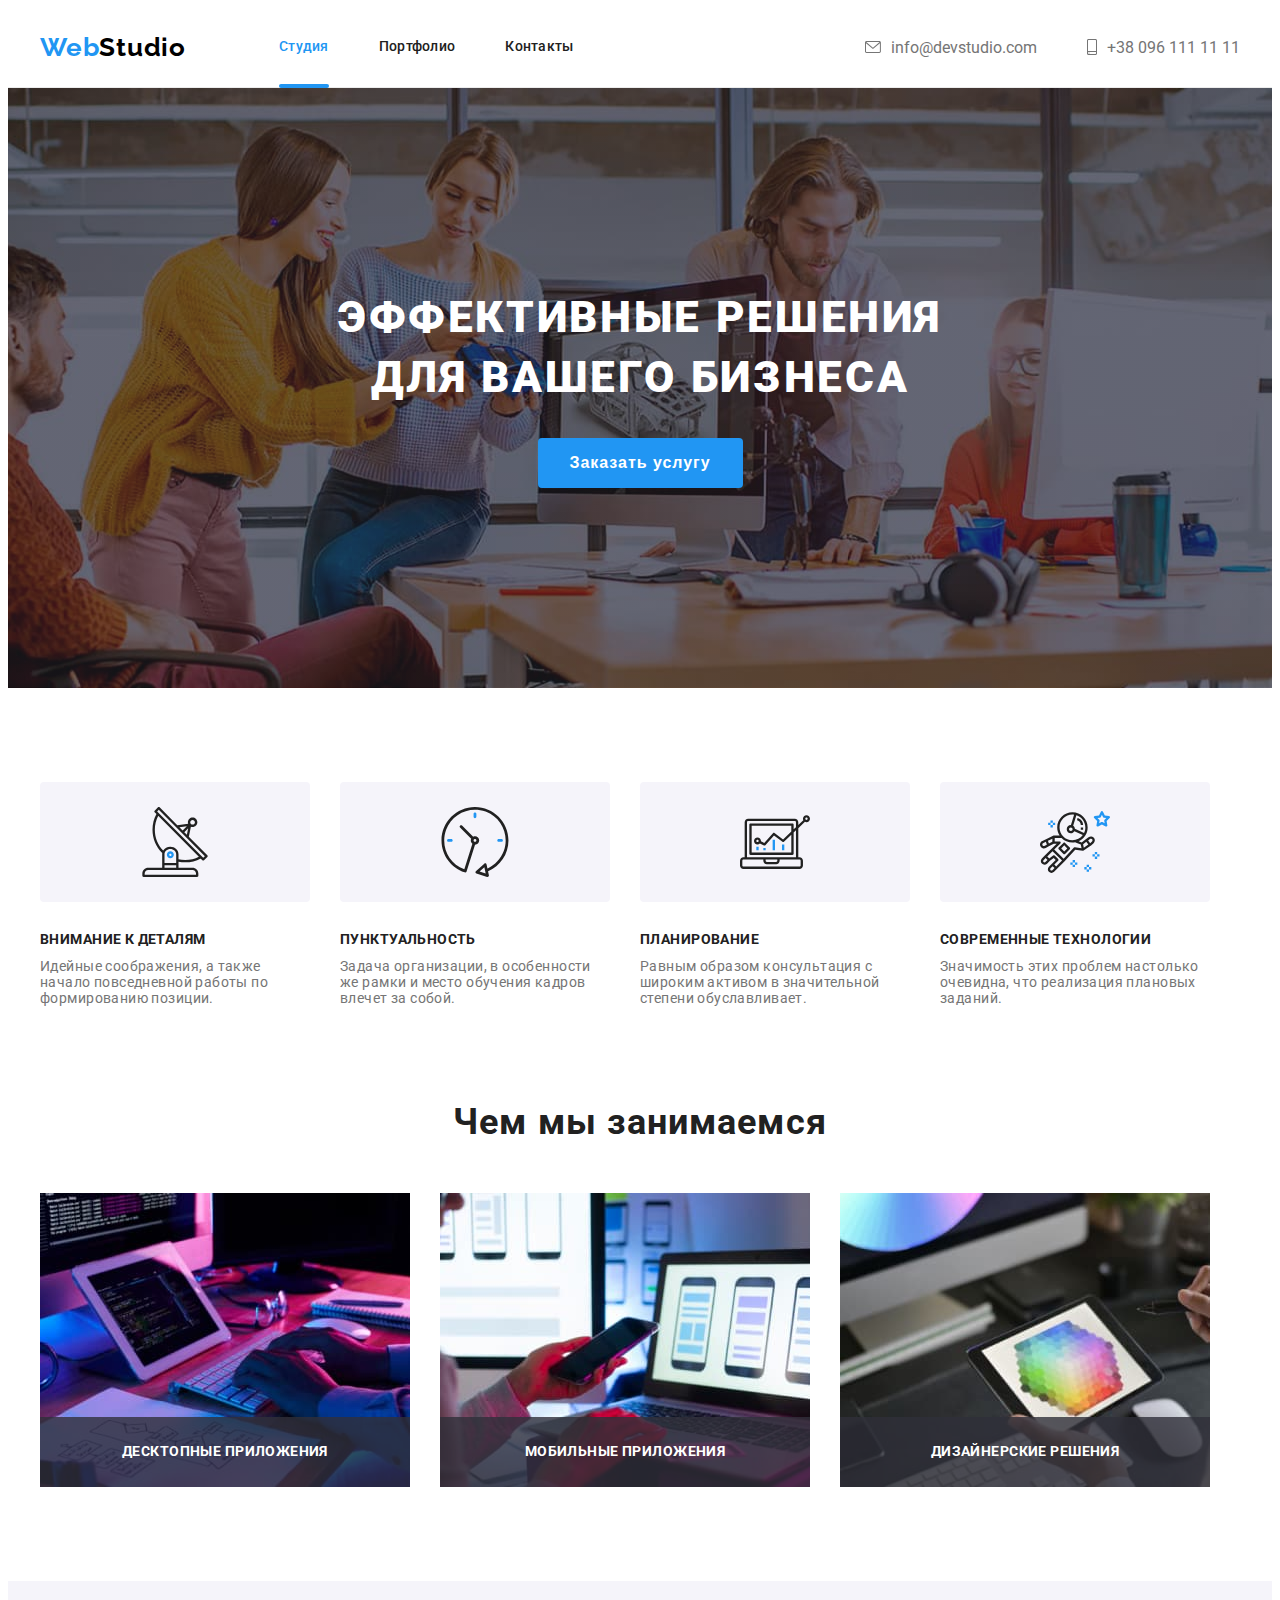
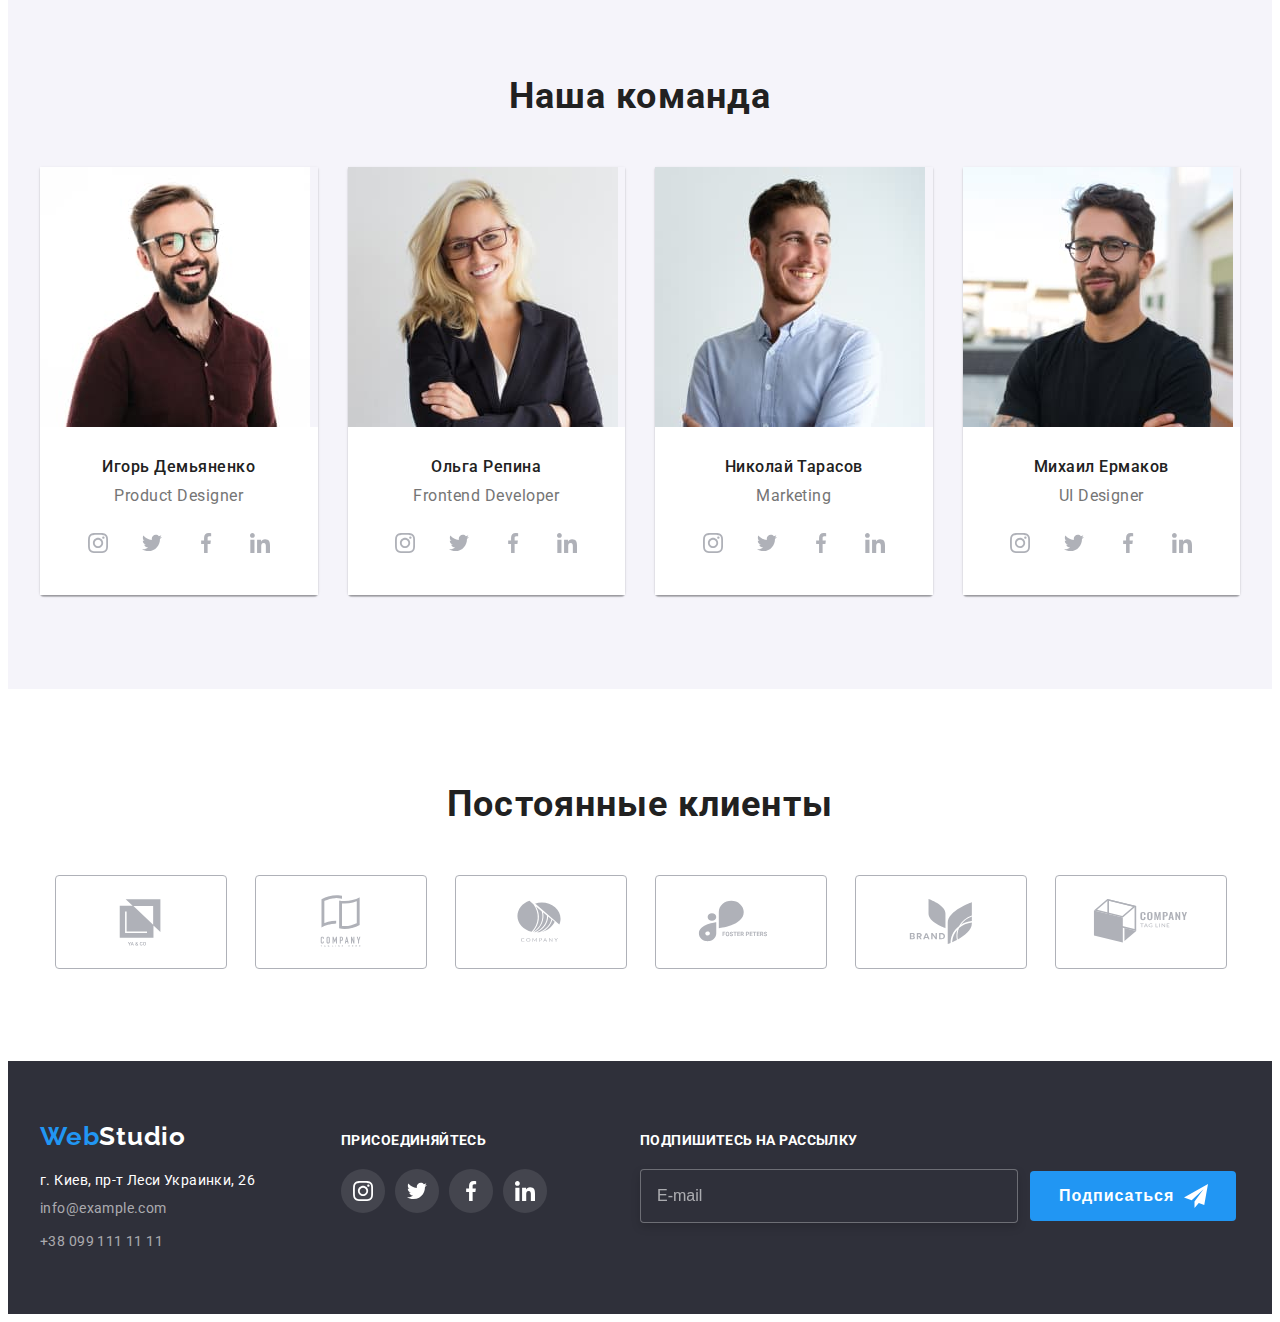
<file: index.html>
<!DOCTYPE html>
<html lang="ru">
<head>
    <meta charset="UTF-8">
    <meta http-equiv="X-UA-Compatible" content="IE=edge">
    <meta name="viewport" content="width=device-width, initial-scale=1.0">
    <title>Document</title>
    <link rel="preconnect" href="https://fonts.googleapis.com">
    <link rel="preconnect" href="https://fonts.gstatic.com" crossorigin>
    <link href="https://fonts.googleapis.com/css2?family=Raleway:wght@700&family=Roboto:wght@400;500;700;900&display=swap" rel="stylesheet">
    <link rel="stylesheet" href="https://cdnjs.cloudflare.com/ajax/libs/modern-normalize/1.1.0/modern-normalize.min.css" integrity="sha512-wpPYUAdjBVSE4KJnH1VR1HeZfpl1ub8YT/NKx4PuQ5NmX2tKuGu6U/JRp5y+Y8XG2tV+wKQpNHVUX03MfMFn9Q==" crossorigin="anonymous" referrerpolicy="no-referrer" />
    <link rel="stylesheet" href="./css/main.min.css">
</head>
<body>
    <header class="header">
        <div class="container header__container">
        <nav class="navigation">
            <a href="./index.html" class="logo logo__header" lang="en">Web<span class="logo__dark">Studio</span></a>
            <ul class="navigation__list list">
                <li class="navigation__link"><a href="" class="navigation__item current">Студия</a></li>
                <li class="navigation__link"><a href="./portfolio.html" class="navigation__item">Портфолио</a></li>
                <li class="navigation__link"><a href="" class="navigation__item">Контакты</a></li>
            </ul>

        </nav>
        <ul class="header-list list">
            <li class="header-list__mail"><a href="mailto:info@devstudio.com" class="header-list__item">
                <svg class="icon-envelope" width="16" height="12">
                    <use href="images/icons.svg#icon-envelope"></use>
                </svg>info@devstudio.com</a>
            </li>
            <li class="header-list__tel"><a href="tel:+380961111111" class="header-list__item">
                <svg class="icon-smartphone" width="10" height="16">
                    <use href="images/icons.svg#icon-smartphone"></use></svg>+38 096 111 11 11</a></li>
        </ul>
    </div>
    </header>
    <main>
        <section class="hero">
            <div class="container"> 
            <h1 class="hero__title">Эффективные решения <br>для вашего бизнеса</h1>
            <button type="button" class="hero__btn" data-modal-open>Заказать услугу</button>
            </div>     
        </section>
        <section class="section about">
            <div class="container">
            <h2 class="visually-hidden">Наши преимущества</h2>
            <ul class="about-list list">
                <li class="about-list__content">
                    <div class="about-list__icons">
                        <svg class="about-list__img-icon" width="70" height="70">
                            <use href="images/icons.svg#icon-antenna"></use>
                        </svg>
                    </div>
                    <h3 class="about-list__title">Внимание к деталям</h3>
                    <p class="about-list__text">Идейные соображения, а также начало повседневной работы по формированию позиции.</p></li>
                <li class="about-list__content">
                    <div class="about-list__icons">
                        <svg class="about-list__img-icon" width="70" height="70">
                            <use href="images/icons.svg#icon-clock"></use>
                        </svg>
                    </div>
                    <h3 class="about-list__title">Пунктуальность</h3>
                    <p class="about-list__text">Задача организации, в особенности же рамки и место обучения кадров влечет за собой.</p></li>
                <li class="about-list__content">
                    <div class="about-list__icons">
                        <svg class="about-list__img-icon" width="70" height="70">
                            <use href="images/icons.svg#icon-diagram"></use>
                        </svg>
                    </div>
                    <h3 class="about-list__title">Планирование</h3>
                    <p class="about-list__text">Равным образом консультация с широким активом в значительной степени обуславливает.</p></li>
                <li class="about-list__content">
                    <div class="about-list__icons">
                        <svg class="about-list__img-icon" width="70" height="70">
                            <use href="images/icons.svg#icon-astronaut"></use>
                        </svg>
                    </div>
                    <h3 class="about-list__title">Современные технологии</h3>
                    <p class="about-list__text">Значимость этих проблем настолько очевидна, что реализация плановых заданий.</p></li>
                </ul>
            </div>
        </section>
        <section class="section img">
            <div class="container">
            <h2 class="title">Чем мы занимаемся</h2>
            <ul class="img-list list">
                <li class="img-list__item"><img src="./images/box1.jpg" 
                    alt="Программист набирает на клавиатуре код"
                    width="370"
                    height="294"
                    />
                    <p class="img-list__text">Десктопные приложения</p>
                </li>
                <li class="img-list__item"><img src="./images/box2.jpg" alt="На экране ноутбука предствлены телефонные версии сайта"
                    width="370"
                    height="294"
                    />
                    <p class="img-list__text">Мобильные приложения</p>
                </li>
                <li class="img-list__item"><img src="./images/box3.jpg" alt="На планшете веб-дизайнер выбирает цвет"
                    width="370"
                    height="294"
                    />
                    <p class="img-list__text">Дизайнерские решения</p>
                </li>
            </ul> 
        </div>
        </section>
        <section class="section team">
            <div class="container">
            <h2 class="title">Наша команда</h2>
            <ul class="team-list list">
                <li class="team-list__item"><img class="team-list__img" src="./images/img1.jpg" alt="Фото мужчины"
                    width="270"
                    height="260"
                    />
                <div class="team-list__item-content">
                    <h3 class="team-list__names">Игорь Демьяненко</h3>
                    <p lang="en" class="team-list__profession">Product Designer</p>
                    <ul class="team-list__socials socials list">
                        <li class="socials__item">
                            <a href="" class="socials__link">
                            <svg class="socials__icon" width="20" height="20"> 
                            <use href="./images/icons.svg#icon-instagram"></use>
                            </svg>
                            </a>
                        </li>
                        <li class="socials__item">
                            <a href="" class="socials__link">
                                <svg class="socials__icon" width="20" height="20"> 
                                    <use href="./images/icons.svg#icon-twitter"></use>
                                    </svg>
                            </a>
                        </li>
                        <li class="socials__item">
                            <a href="" class="socials__link">
                                <svg class="socials__icon" width="20" height="20"> 
                                    <use href="./images/icons.svg#icon-facebook"></use>
                                    </svg>
                            </a>
                        </li>
                        <li class="socials__item">
                            <a href="" class="socials__link">
                                <svg class="socials__icon" width="20" height="20"> 
                                    <use href="./images/icons.svg#icon-linkedin"></use>
                                    </svg>
                            </a>
                        </li>
                    </ul>
                </div>
                </li>
                <li class="team-list__item"><img class="team-list__img" src="./images/img2.jpg" alt="Фото женщины"
                    width="270"
                    height="260"
                    />
                <div class="team-list__item-content">
                    <h3 class="team-list__names">Ольга Репина</h3>
                    <p lang="en" class="team-list__profession">Frontend Developer</p>
                    <ul class="team-list__socials socials list">
                        <li class="socials__item">
                            <a href="" class="socials__link">
                            <svg class="socials__icon" width="20" height="20"> 
                            <use href="./images/icons.svg#icon-instagram"></use>
                            </svg>
                            </a>
                        </li>
                        <li class="socials__item">
                            <a href="" class="socials__link">
                                <svg class="socials__icon" width="20" height="20"> 
                                    <use href="./images/icons.svg#icon-twitter"></use>
                                    </svg>
                            </a>
                        </li>
                        <li class="socials__item">
                            <a href="" class="socials__link">
                                <svg class="socials__icon" width="20" height="20"> 
                                    <use href="./images/icons.svg#icon-facebook"></use>
                                    </svg>
                            </a>
                        </li>
                        <li class="socials__item">
                            <a href="" class="socials__link">
                                <svg class="socials__icon" width="20" height="20"> 
                                    <use href="./images/icons.svg#icon-linkedin"></use>
                                    </svg>
                            </a>
                        </li>
                    </ul>
                </div>
                </li>
                <li class="team-list__item"><img class="team-list__img" src="./images/img3.jpg" alt="Фото мужчины"
                    width="270"
                    height="260"
                    />
                <div class="team-list__item-content">
                    <h3 class="team-list__names">Николай Тарасов</h3>
                    <p lang="en" class="team-list__profession">Marketing</p>
                    <ul class="team-list__socials socials list">
                        <li class="socials__item">
                            <a href="" class="socials__link">
                            <svg class="socials__icon" width="20" height="20"> 
                            <use href="./images/icons.svg#icon-instagram"></use>
                            </svg>
                            </a>
                        </li>
                        <li class="socials__item">
                            <a href="" class="socials__link">
                                <svg class="socials__icon" width="20" height="20"> 
                                    <use href="./images/icons.svg#icon-twitter"></use>
                                    </svg>
                            </a>
                        </li>
                        <li class="socials__item">
                            <a href="" class="socials__link">
                                <svg class="socials__icon" width="20" height="20"> 
                                    <use href="./images/icons.svg#icon-facebook"></use>
                                    </svg>
                            </a>
                        </li>
                        <li class="socials__item">
                            <a href="" class="socials__link">
                                <svg class="socials__icon" width="20" height="20"> 
                                    <use href="./images/icons.svg#icon-linkedin"></use>
                                    </svg>
                            </a>
                        </li>
                    </ul>
                </div>
                </li>
                <li class="team-list__item"><img class="team-list__img" src="./images/img4.jpg" alt="Фото мужчины"
                    width="270"
                    height="260"
                    />
                <div class="team-list__item-content">
                    <h3 class="team-list__names">Михаил Ермаков</h3>
                    <p lang="en" class="team-list__profession">UI Designer</p>
                    <ul class="team-list__socials socials list">
                        <li class="socials__item">
                            <a href="" class="socials__link">
                            <svg class="socials__icon" width="20" height="20"> 
                            <use href="./images/icons.svg#icon-instagram"></use>
                            </svg>
                            </a>
                        </li>
                        <li class="socials__item">
                            <a href="" class="socials__link">
                                <svg class="socials__icon" width="20" height="20"> 
                                    <use href="./images/icons.svg#icon-twitter"></use>
                                    </svg>
                            </a>
                        </li>
                        <li class="socials__item">
                            <a href="" class="socials__link">
                                <svg class="socials__icon" width="20" height="20"> 
                                    <use href="./images/icons.svg#icon-facebook"></use>
                                    </svg>
                            </a>
                        </li>
                        <li class="socials__item">
                            <a href="" class="socials__link">
                                <svg class="socials__icon" width="20" height="20"> 
                                    <use href="./images/icons.svg#icon-linkedin"></use>
                                    </svg>
                            </a>
                        </li>
                    </ul>
                </div>
                </li>
            </ul>
        </div>
        </section>
    </main>
    <section class="section clients">
        <div class="container">
            <h2 class="title">Постоянные клиенты</h2>
            <ul class="clients-list list">
                <li class="clients-list__item">
                   <a href="" class="clients-list__link">
                       <svg class="clients-list__icon" width="106" height="60">
                        <use href="images/icons.svg#icon-Logo1"></use>
                       </svg>
                   </a>
                </li>
                <li class="clients-list__item">
                    <a href="" class="clients-list__link">
                        <svg class="clients-list__icon" width="106" height="60">
                         <use href="images/icons.svg#icon-Logo2"></use>
                        </svg>
                    </a>
                </li>
                <li class="clients-list__item">
                    <a href="" class="clients-list__link">
                        <svg class="clients-list__icon" width="106" height="60">
                         <use href="images/icons.svg#icon-Logo3"></use>
                        </svg>
                    </a>
                </li>
                <li class="clients-list__item">
                    <a href="" class="clients-list__link">
                        <svg class="clients-list__icon" width="106" height="60">
                         <use href="images/icons.svg#icon-Logo4"></use>
                        </svg>
                    </a>
                </li>
                <li class="clients-list__item">
                    <a href="" class="clients-list__link">
                        <svg class="clients-list__icon" width="106" height="60">
                         <use href="images/icons.svg#icon-Logo5"></use>
                        </svg>
                    </a>
                </li>
                <li class="clients-list__item">
                    <a href="" class="clients-list__link">
                        <svg class="clients-list__icon" width="106" height="60">
                         <use href="images/icons.svg#icon-Logo6"></use>
                        </svg>
                    </a>
                </li>
            </ul>
        </div>
    </section>
    <footer class="footer">
    <div class="container footer-content">
            <div class="footer-content-contact">
        <a class="logo" href="./index.html"  lang="en">Web<span class="logo__light">Studio</span></a>
        <address class="address">
            <ul class="footer-list list">
                <li class="footer-list__item"><a href="https://goo.gl/maps/nAwjV8WESkUA59sd9"
                       target="_blank" rel="noopener noreferrer nofollow" class="footer-list__address">
                       <p>г. Киев, пр-т Леси Украинки, 26</p></a></li>
                <li class="footer-list__item"><a class="footer-list__text" href="mailto:info@example.com" >info@example.com</a></li>
                <li class="footer-list__item"><a class="footer-list__text" href="tel:+380991111111" >+38 099 111 11 11</a></li>
            </ul>
        </address>
          </div>
          <div class="footer-content-socials">
            <b class="footer__text">присоединяйтесь</b>
            <ul class="footer-socials-list list">
                <li class="footer-socials-list__item">
                    <a href="" class="footer-socials-list__link">
                        <svg class="footer-socials-list__icon" width="20" height="20"> 
                        <use href="./images/icons.svg#icon-instagram"></use>
                        </svg>
                        </a>
                </li>
                <li class="footer-socials-list__item">
                    <a href="" class="footer-socials-list__link">
                        <svg class="footer-socials-list__icon" width="20" height="20"> 
                            <use href="./images/icons.svg#icon-twitter"></use>
                            </svg>
                    </a>
                </li>
                <li class="footer-socials-list__item">
                    <a href="" class="footer-socials-list__link">
                        <svg class="footer-socials-list__icon" width="20" height="20"> 
                            <use href="./images/icons.svg#icon-facebook"></use>
                            </svg>
                    </a>
                </li>
                <li class="footer-socials-list__item">
                    <a href="" class="footer-socials-list__link">
                        <svg class="footer-socials-list__icon" width="20" height="20"> 
                            <use href="./images/icons.svg#icon-linkedin"></use>
                            </svg>
                    </a>
                </li>
            </ul>
        </div>
        <div class="footer-content-form">
            <b class="footer__text">Подпишитесь на рассылку</b>
            <form class="footer-form">
                    <input type="email" 
                    class="footer-form__input" 
                    placeholder="E-mail">
                    <button type="submit" class="footer-form__btn">Подписаться
                        <svg class="footer-form__icon" width="24" height="24">
                            <use href="./images/icons.svg#icon-send"></use>
                        </svg>
                    </button>
            </form>

        </div>
    </div>
    </footer>
    <div class="backdrop is-hidden" data-modal>
        <div class="modal">
            <button type="button" class="modal__close-btn" data-modal-close>
                <svg  width="11" height="11">
                    <use href="./images/icons.svg#icon-Vector"></use>
                </svg>
            </button>
            <p class="modal__title">Оставьте свои данные, мы вам перезвоним</p>
            <form class="modal-form">      
                <label for="user-name" class="modal-form__user-lable">Имя</label>
                    <div class="modal-form__input-modal-wrap">
                    <input type="text" 
                    name="user-name" 
                    class="modal-form__input" 
                    id="user-name">   
                    <svg class="modal-form__icon" width="18" height="18">
                        <use href="./images/icons.svg#icon-person-black"></use>
                    </svg>   
                    </div>                    
                <label for="user-tel" class="modal-form__user-lable">Телефон</label> 
                    <div class="modal-form__input-modal-wrap">
                    <input type="tel" 
                    name="user-tel" 
                    class="modal-form__input" 
                    id="user-tel">
                    <svg class="modal-form__icon" width="18" height="18">
                        <use href="./images/icons.svg#icon-phone-black"></use>
                    </svg> 
                    </div>
                <label for="user-email" class="modal-form__user-lable">Почта</label>
                    <div class="modal-form__input-modal-wrap">
                    <input type="email" 
                    name="user-email" 
                    class="modal-form__input" 
                    id="user-email">
                    <svg class="modal-form__icon" width="18" height="18">
                        <use href="./images/icons.svg#icon-email-black"></use>
                    </svg> 
                    </div>
                <label for="user-text" class="modal-form__user-lable">Комментарий</label>
                    <textarea name="user-text"
                        id="user-text"
                        class="modal-form__text"
                        placeholder="Введите текст"
                    ></textarea>  
                        <input type="checkbox" 
                    name="modal-check" 
                    class="modal-form__check" 
                    id="modal-check">
                    <label for="modal-check" class="modal-form__check-text">
                        <span class="modal-form__check-icon">
                            <svg class="modal-form__check-color" width="16" height="15">
                                <use href="./images/icons.svg#icon-check"></use>
                            </svg>    
                        </span>
                        Соглашаюсь с рассылкой и принимаю &ensp;
                        <a href="" class="modal-form__check-link">Условия договора
                        </a>
                    </label>           
                <button type="submit" class="modal-form__btn">Отправить</button>
            </form>
        </div>
    </div>
    <script src="./js/modal.js"></script>
</body>
</html>
</file>
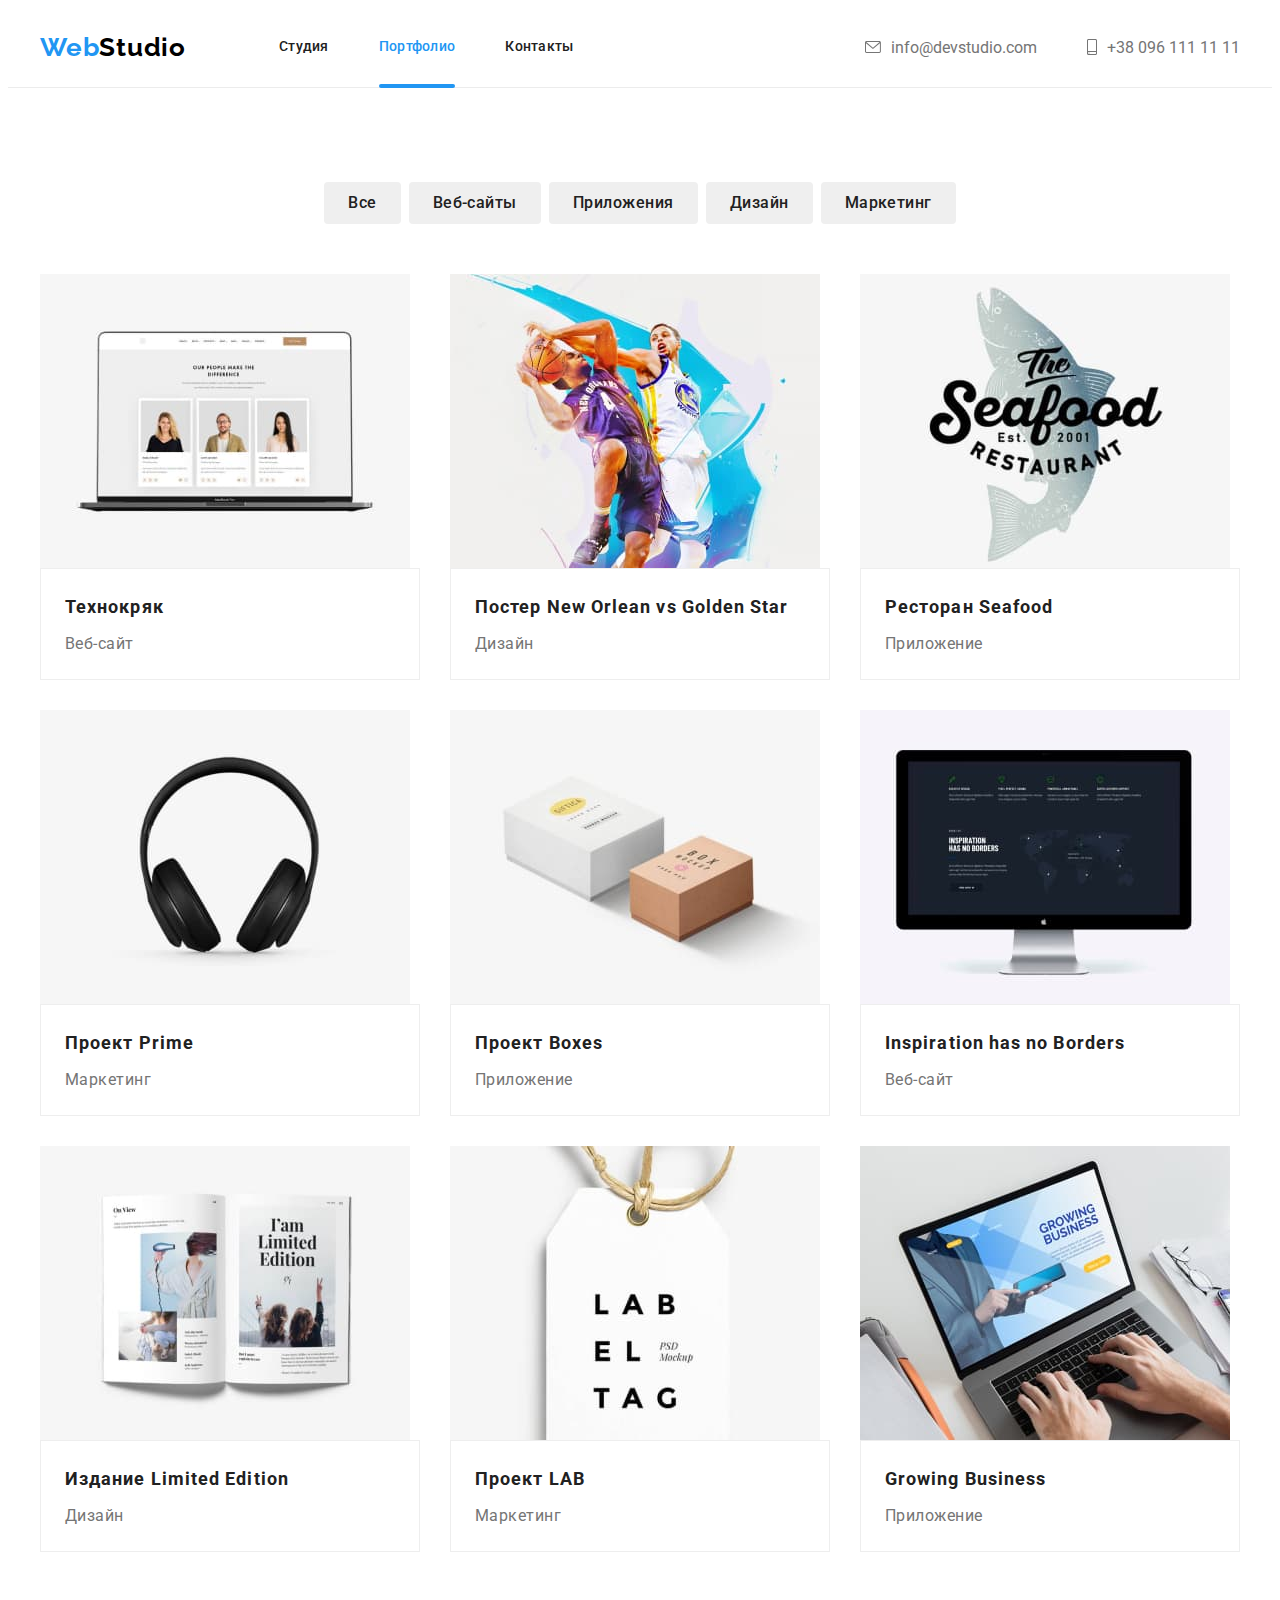
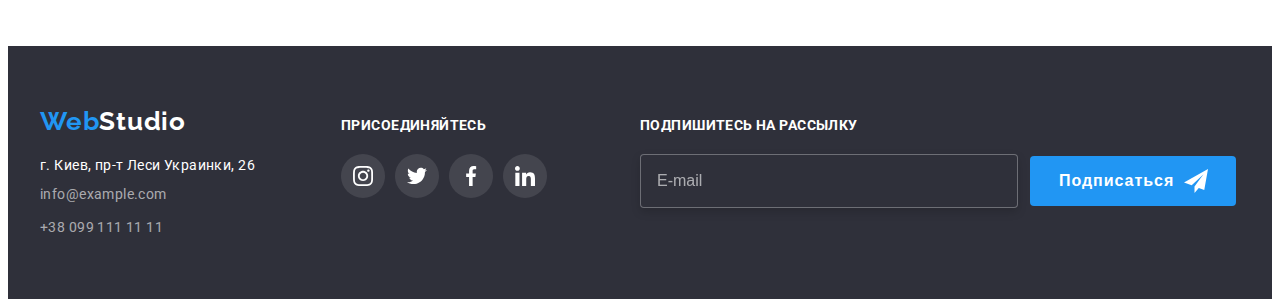
<file: portfolio.html>
<!DOCTYPE html>
<html lang="ru">
<head>
    <meta charset="UTF-8">
    <meta http-equiv="X-UA-Compatible" content="IE=edge">
    <meta name="viewport" content="width=device-width, initial-scale=1.0">
    <title>Document</title>
    <link rel="preconnect" href="https://fonts.googleapis.com">
    <link rel="preconnect" href="https://fonts.gstatic.com" crossorigin>
    <link href="https://fonts.googleapis.com/css2?family=Raleway:wght@700&family=Roboto:wght@400;500;700;900&display=swap" rel="stylesheet">
    <link rel="stylesheet" href="https://cdnjs.cloudflare.com/ajax/libs/modern-normalize/1.1.0/modern-normalize.min.css" integrity="sha512-wpPYUAdjBVSE4KJnH1VR1HeZfpl1ub8YT/NKx4PuQ5NmX2tKuGu6U/JRp5y+Y8XG2tV+wKQpNHVUX03MfMFn9Q==" crossorigin="anonymous" referrerpolicy="no-referrer" />
    <link rel="stylesheet" href="./css/main.min.css">  

</head>
<body>
    <header class="header">
        <div class="container header__container">
        <nav class="navigation">
            <a href="./index.html" class="logo logo__header" lang="en">Web<span class="logo__dark">Studio</span></a>
            <ul class="navigation__list list">
                <li class="navigation__link"><a href="./index.html" class="navigation__item">Студия</a></li>
                <li class="navigation__link"><a href="./portfolio.html" class="navigation__item current">Портфолио</a></li>
                <li class="navigation__link"><a href="" class="navigation__item">Контакты</a></li>
            </ul>

        </nav>
        <ul class="header-list list">
            <li class="header-list__mail"><a href="mailto:info@devstudio.com" class="header-list__item">
                <svg class="icon-envelope" width="16" height="12">
                    <use href="images/icons.svg#icon-envelope"></use>
                </svg>info@devstudio.com</a>
            </li>
            <li class="header-list__tel"><a href="tel:+380961111111" class="header-list__item">
                <svg class="icon-smartphone" width="10" height="16">
                    <use href="images/icons.svg#icon-smartphone"></use></svg>+38 096 111 11 11</a></li>
        </ul>
    </div>
    </header>
    <main>
        <section class="section">
            <div class="container">
            <h1 class="visually-hidden">Портфолио</h1>
            <ul class="filter list">
                <li class="filter__item">
                    <button type="button" class="filter__btn">Все</button></li>
                <li class="filter__item">
                    <button type="button" class="filter__btn">Веб-сайты</button></li>
                <li class="filter__item">
                    <button type="button" class="filter__btn">Приложения</button></li>
                <li class="filter__item">
                    <button type="button" class="filter__btn">Дизайн</button></li>
                <li class="filter__item">
                    <button type="button" class="filter__btn">Маркетинг</button></li>
            </ul>
            <ul class="works list">
                <li class="works__item">
                    <a href="" class="works__link">
                        <div class="works__wrap">
                        <img src="./images/portf1.jpg" 
                    alt="Фото мужчины и двух женщин с описаниями к ним"
                    width="370"
                    height="294"/> 
                    <p class="works__top-text">Технокряк это современная площадка распространения коронавируса. Компании используют эту платформу для цифрового шпионажа и атак на защищённые сервера конкурентов.</p>
                </div>
                    <div class="works__item-content"> 
                    <h2 class="works__title">Технокряк</h2>
                    <p class="works__text">Веб-сайт</p>
                    </div>
                </a>
                </li>
                <li class="works__item">                                 
                    <a href="" class="works__link">
                        <div class="works__wrap">
                        <img src="./images/portf2.jpg" 
                    alt="Два спортсмена играют в баскетбол"
                    width="370"
                    height="294"/> 
                    <p class="works__top-text">Технокряк это современная площадка распространения коронавируса. Компании используют эту платформу для цифрового шпионажа и атак на защищённые сервера конкурентов.</p>
                </div>
                    <div class="works__item-content">
                    <h2 class="works__title">Постер <span lang="en">New Orlean vs Golden Star</span></h2>
                    <p class="works__text">Дизайн</p>
                    </div>
                    </a>
               
                </li>
                <li class="works__item">                   
                    <a href="" class="works__link">
                        <div class="works__wrap">
                        <img src="./images/portf3.jpg" 
                    alt="Логотип ресторана рыбка"
                    width="370"
                    height="294"/> 
                    <p class="works__top-text">Технокряк это современная площадка распространения коронавируса. Компании используют эту платформу для цифрового шпионажа и атак на защищённые сервера конкурентов.</p>
                </div>
                    <div class="works__item-content">
                    <h2 class="works__title">Ресторан <span lang="en">Seafood</span></h2>
                    <p class="works__text">Приложение</p>
                    </div>
                     </a>
                </li>
                <li class="works__item">
                    <a href="" class="works__link">
                        <div class="works__wrap">
                        <img src="./images/portf4.jpg" 
                    alt="Наушники"
                    width="370"
                    height="294"/> 
                    <p class="works__top-text">Технокряк это современная площадка распространения коронавируса. Компании используют эту платформу для цифрового шпионажа и атак на защищённые сервера конкурентов.</p>
                </div>
                    <div class="works__item-content">
                    <h2 class="works__title">Проект <span lang="en">Prime</span></h2>
                    <p class="works__text">Маркетинг</p>
                    </div>
                     </a>
                </li>
                <li class="works__item">
                    <a href="" class="works__link">
                        <div class="works__wrap">
                        <img src="./images/portf5.jpg" 
                    alt="Две коробочки"
                    width="370"
                    height="294"/> 
                    <p class="works__top-text">Технокряк это современная площадка распространения коронавируса. Компании используют эту платформу для цифрового шпионажа и атак на защищённые сервера конкурентов.</p>
                </div>
                    <div class="works__item-content">
                    <h2 class="works__title">Проект <span lang="en">Boxes</span></h2>
                    <p class="works__text">Приложение</p>
                    </div>
                    </a>
                </li>
                <li class="works__item">
                    <a href="" class="works__link">
                        <div class="works__wrap">
                        <img src="./images/portf6.jpg" 
                    alt="Монитор"
                    width="370"
                    height="294"/> 
                    <p class="works__top-text">Технокряк это современная площадка распространения коронавируса. Компании используют эту платформу для цифрового шпионажа и атак на защищённые сервера конкурентов.</p>
                </div>
                    <div class="works__item-content">
                    <h2 class="works__title"><span lang="en">Inspiration has no Borders</span></h2>
                    <p class="works__text">Веб-сайт</p>
                    </div>
                    </a>
                </li>
                <li class="works__item">
                    <a href="" class="works__link">
                        <div class="works__wrap">
                        <img src="./images/portf7.jpg" 
                    alt="Развернутая книга"
                    width="370"
                    height="294"/> 
                    <p class="works__top-text">Технокряк это современная площадка распространения коронавируса. Компании используют эту платформу для цифрового шпионажа и атак на защищённые сервера конкурентов.</p>
                </div>
                    <div class="works__item-content">
                    <h2 class="works__title">Издание <span lang="en">Limited Edition</span></h2>
                    <p class="works__text">Дизайн</p>
                    </div>
                    </a>
                </li>
                <li class="works__item">
                    <a href="" class="works__link">
                        <div class="works__wrap">
                        <img src="./images/portf8.jpg" 
                    alt="Бирка с логотипом"
                    width="370"
                    height="294"/>
                    <p class="works__top-text">Технокряк это современная площадка распространения коронавируса. Компании используют эту платформу для цифрового шпионажа и атак на защищённые сервера конкурентов.</p>
                </div>
                    <div class="works__item-content">
                    <h2 class="works__title">Проект <span lang="en">LAB</span></h2>
                    <p class="works__text">Маркетинг</p>
                    </div>    
                    </a> 
                </li>    
                <li class="works__item">
                    <a href="" class="works__link">
                        <div class="works__wrap">
                        <img src="./images/portf9.jpg" 
                    alt="Мужчина работает за ноутбуком"
                    width="370"
                    height="294"/> 
                    <p class="works__top-text">Технокряк это современная площадка распространения коронавируса. Компании используют эту платформу для цифрового шпионажа и атак на защищённые сервера конкурентов.</p>
                </div>
                    <div class="works__item-content">
                    <h2 class="works__title"><span lang="en">Growing Business</span></h2>
                    <p class="works__text">Приложение</p>
                    </div>
                    </a>
                </li>
            </ul>
        </div>
        </section>

    </main>
    <footer class="footer">
        <div class="container footer-content">
                <div class="footer-content-contact">
            <a class="logo" href="./index.html"  lang="en">Web<span class="logo__light">Studio</span></a>
            <address class="address">
                <ul class="footer-list list">
                    <li class="footer-list__item"><a href="https://goo.gl/maps/nAwjV8WESkUA59sd9"
                           target="_blank" rel="noopener noreferrer nofollow" class="footer-list__address">
                           <p>г. Киев, пр-т Леси Украинки, 26</p></a></li>
                    <li class="footer-list__item"><a class="footer-list__text" href="mailto:info@example.com" >info@example.com</a></li>
                    <li class="footer-list__item"><a class="footer-list__text" href="tel:+380991111111" >+38 099 111 11 11</a></li>
                </ul>
            </address>
              </div>
              <div class="footer-content-socials">
                <b class="footer__text">присоединяйтесь</b>
                <ul class="footer-socials-list list">
                    <li class="footer-socials-list__item">
                        <a href="" class="footer-socials-list__link">
                            <svg class="footer-socials-list__icon" width="20" height="20"> 
                            <use href="./images/icons.svg#icon-instagram"></use>
                            </svg>
                            </a>
                    </li>
                    <li class="footer-socials-list__item">
                        <a href="" class="footer-socials-list__link">
                            <svg class="footer-socials-list__icon" width="20" height="20"> 
                                <use href="./images/icons.svg#icon-twitter"></use>
                                </svg>
                        </a>
                    </li>
                    <li class="footer-socials-list__item">
                        <a href="" class="footer-socials-list__link">
                            <svg class="footer-socials-list__icon" width="20" height="20"> 
                                <use href="./images/icons.svg#icon-facebook"></use>
                                </svg>
                        </a>
                    </li>
                    <li class="footer-socials-list__item">
                        <a href="" class="footer-socials-list__link">
                            <svg class="footer-socials-list__icon" width="20" height="20"> 
                                <use href="./images/icons.svg#icon-linkedin"></use>
                                </svg>
                        </a>
                    </li>
                </ul>
            </div>
            <div class="footer-content-form">
                <b class="footer__text">Подпишитесь на рассылку</b>
                <form class="footer-form">
                        <input type="email" 
                        class="footer-form__input" 
                        placeholder="E-mail">
                        <button type="submit" class="footer-form__btn">Подписаться
                            <svg class="footer-form__icon" width="24" height="24">
                                <use href="./images/icons.svg#icon-send"></use>
                            </svg>
                        </button>
                </form>
    
            </div>
        </div>
        </footer>
</body>
</html>
</file>
<file: css/main.min.css>
:root{--header-text-color: #212121;--header-info-color:#757575;--main-text-color: #212121;--second-text-color: #757575;--white-color: #FFFFFF;--black-color: #212121;--logo-color:#2196F3;--logo-header-color: #000000;--logo-footer-color: #FFFFFF;--accent-color: #2196F3;--bg-wight-color: #FFFFFF;--bg-black-color: #2F303A;--bg-grey-color:#F5F4FA;--bg-btm-color: #188ce8;--frame-color: #EEEEEE;--socials-color: #AFB1B8;--footer-link-bg-color: rgba(255, 255, 255, 0.1)}.visually-hidden{position:absolute;white-space:nowrap;width:1px;height:1px;overflow:hidden;border:0;padding:0;clip:rect(0 0 0 0);-webkit-clip-path:inset(50%);clip-path:inset(50%);margin:-1px}p,h1,h2,h3,h4,h5,h6{margin:0}ul{margin:0;padding:0;list-style:none}img{display:block}button{cursor:pointer}body{color:var(--main-text-color);font-family:"Roboto", sans-serif}a{text-decoration:none}.section{padding-top:94px;padding-bottom:94px}.container{width:1200px;padding-left:15px;padding-right:15px;margin:0 auto}.title{font-weight:700;font-size:36px;line-height:1.17;letter-spacing:.03em;text-align:center;color:var(--black-color);margin-bottom:50px}.backdrop{width:100vw;height:100vh;position:fixed;background-color:rgba(0,0,0,0.2);top:0;-webkit-transition:opacity 250ms cubic-bezier(0.4, 0, 0.2, 1),visibility 250ms cubic-bezier(0.4, 0, 0.2, 1);transition:opacity 250ms cubic-bezier(0.4, 0, 0.2, 1),visibility 250ms cubic-bezier(0.4, 0, 0.2, 1)}.backdrop.is-hidden .modal{-webkit-transform:scale(0.3);transform:scale(0.3)}.modal{width:528px;min-height:581px;background-color:var(--white-color);-webkit-box-shadow:0px 1px 3px rgba(0,0,0,0.12),0px 1px 1px rgba(0,0,0,0.14),0px 2px 1px rgba(0,0,0,0.2);box-shadow:0px 1px 3px rgba(0,0,0,0.12),0px 1px 1px rgba(0,0,0,0.14),0px 2px 1px rgba(0,0,0,0.2);border-radius:4px;padding:40px;position:absolute;top:50%;left:50%;-webkit-transform:translate(-50%, -50%) scale(1);transform:translate(-50%, -50%) scale(1);-webkit-transition:-webkit-transform 250ms cubic-bezier(0.4, 0, 0.2, 1);transition:-webkit-transform 250ms cubic-bezier(0.4, 0, 0.2, 1);transition:transform 250ms cubic-bezier(0.4, 0, 0.2, 1);transition:transform 250ms cubic-bezier(0.4, 0, 0.2, 1), -webkit-transform 250ms cubic-bezier(0.4, 0, 0.2, 1)}.modal__close-btn{border:1px solid rgba(0,0,0,0.1);background-color:var(--white-color);position:absolute;top:8px;right:8px;border-radius:50%;width:30px;height:30px;display:-webkit-box;display:-ms-flexbox;display:flex;-webkit-box-align:center;-ms-flex-align:center;align-items:center;-webkit-box-pack:center;-ms-flex-pack:center;justify-content:center;-webkit-transition:250ms cubic-bezier(0.4, 0, 0.2, 1);transition:250ms cubic-bezier(0.4, 0, 0.2, 1)}.modal__close-btn:hover,.modal__close-btn:focus{fill:var(--bg-btm-color)}.is-hidden{opacity:0;pointer-events:none;visibility:hidden}.modal__title{font-weight:700;font-size:20px;line-height:1.15;letter-spacing:.03em;text-align:center;color:#212121}.modal-form{display:-webkit-box;display:-ms-flexbox;display:flex;-webkit-box-orient:vertical;-webkit-box-direction:normal;-ms-flex-direction:column;flex-direction:column;margin-top:12px}.modal-form__user-lable:not(:first-child){margin-top:10px}.modal-form__input{width:100%;height:40px;padding-left:42px;border:1px solid rgba(33,33,33,0.2);-webkit-box-sizing:border-box;box-sizing:border-box;border-radius:4px;cursor:pointer;outline:none;-webkit-transition:border 250ms cubic-bezier(0.4, 0, 0.2, 1);transition:border 250ms cubic-bezier(0.4, 0, 0.2, 1)}.modal-form__input:hover,.modal-form__input:focus{border-color:var(--accent-color);fill:var(--accent-color)}.modal-form__input-modal-wrap{position:relative;margin-top:4px}.modal-form__icon{position:absolute;left:12px;top:50%;-webkit-transform:translateY(-50%);transform:translateY(-50%);cursor:pointer}.modal-form__icon:hover,.modal-form__icon:focus{fill:var(--accent-color)}.modal-form__input:hover+.modal-form__icon,.modal-form__input:focus+.modal-form__icon{fill:var(--accent-color)}.modal-form__btn{margin-right:auto;margin-left:auto;padding:10px 55px;border:transparent;font-weight:700;font-size:16px;line-height:1.87;letter-spacing:.06em;text-align:center;color:var(--white-color);background:var(--accent-color);border-color:var(--focus-color);-webkit-transition:background-color 250ms cubic-bezier(0.4, 0, 0.2, 1) box-shadow 0px 4px 4px rgba(0,0,0,0.15);transition:background-color 250ms cubic-bezier(0.4, 0, 0.2, 1) box-shadow 0px 4px 4px rgba(0,0,0,0.15);border-radius:4px}.modal-form__btn:hover,.modal-form__btn:focus{background-color:var(--bg-btm-color);-webkit-box-shadow:0px 4px 4px rgba(0,0,0,0.15);box-shadow:0px 4px 4px rgba(0,0,0,0.15)}.modal-form__user-lable{font-size:14px;line-height:1.17;letter-spacing:.01em;color:var(--second-text-color)}.modal-form__text{width:100%;height:120px;display:block;border:1px solid rgba(33,33,33,0.2);border-radius:4px;resize:none;padding:12px 16px;outline:none;margin-top:4px;margin-bottom:20px;-webkit-transition:border 250ms cubic-bezier(0.4, 0, 0.2, 1);transition:border 250ms cubic-bezier(0.4, 0, 0.2, 1)}.modal-form__text::-webkit-input-placeholder{font-weight:400;font-size:12px;line-height:1.17;letter-spacing:0.01em;color:rgba(117,117,117,0.5)}.modal-form__text:-ms-input-placeholder{font-weight:400;font-size:12px;line-height:1.17;letter-spacing:0.01em;color:rgba(117,117,117,0.5)}.modal-form__text::-ms-input-placeholder{font-weight:400;font-size:12px;line-height:1.17;letter-spacing:0.01em;color:rgba(117,117,117,0.5)}.modal-form__text::placeholder{font-weight:400;font-size:12px;line-height:1.17;letter-spacing:0.01em;color:rgba(117,117,117,0.5)}.modal-form__text:hover,.modal-form__text:focus{border-color:var(--accent-color)}.modal-form__check{position:absolute;-webkit-appearance:none;-moz-appearance:none;appearance:none}.modal-form__check-text{font-size:14px;line-height:1.71;letter-spacing:.03em;color:var(--second-text-color);display:-webkit-box;display:-ms-flexbox;display:flex;-webkit-box-pack:center;-ms-flex-pack:center;justify-content:center;-webkit-box-align:center;-ms-flex-align:center;align-items:center;margin-bottom:30px}.modal-form__check-text span{width:16px;height:15px;border:2px solid var(--black-color);border-radius:4px;display:-webkit-box;display:-ms-flexbox;display:flex;-webkit-box-align:center;-ms-flex-align:center;align-items:center;-webkit-box-pack:center;-ms-flex-pack:center;justify-content:center;margin-right:7px;-webkit-transition:background-color 250ms cubic-bezier(0.4, 0, 0.2, 1) box-shadow 0px 1px 3px rgba(0,0,0,0.12),0px 1px 1px rgba(0,0,0,0.14),0px 2px 1px rgba(0,0,0,0.2);transition:background-color 250ms cubic-bezier(0.4, 0, 0.2, 1) box-shadow 0px 1px 3px rgba(0,0,0,0.12),0px 1px 1px rgba(0,0,0,0.14),0px 2px 1px rgba(0,0,0,0.2)}.modal-form__check-color{fill:transparent}.modal-form__check:checked+.modal-form__check-text>.modal-form__check-icon{background-color:var(--accent-color);border:none;fill:var(--white-color)}.modal-form__check:checked+.modal-form__check-text svg{fill:var(--white-color)}.modal-form__check-link{text-decoration:underline;color:var(--accent-color);display:block}.modal-form__check:hover+.modal-form__check-text>.modal-form__check-icon,.modal-form__check:focus+.modal-form__check-text>.modal-form__check-icon{border-color:var(--accent-color)}.logo{font-family:"Raleway", sans-serif;font-weight:700;font-size:26px;line-height:1.19;letter-spacing:.03em;color:var(--logo-color)}.logo__header{margin-right:93px}.logo__dark{color:var(--logo-header-color)}.logo__light{color:var(--logo-footer-color)}.header{display:-webkit-box;display:-ms-flexbox;display:flex;background-color:var(--bg-wight-color);padding-top:24px;padding-bottom:24px;border-bottom:1px solid #ECECEC}.navigation{display:-webkit-box;display:-ms-flexbox;display:flex;-webkit-box-align:center;-ms-flex-align:center;align-items:center}.navigation__list{display:-webkit-box;display:-ms-flexbox;display:flex}.header-list{display:-webkit-box;display:-ms-flexbox;display:flex;margin-left:auto;-webkit-box-align:center;-ms-flex-align:center;align-items:center}.header__container{display:-webkit-box;display:-ms-flexbox;display:flex}.navigation__link+.navigation__link{margin-left:50px}.header-list__tel{margin-left:50px}.navigation__item{font-weight:500;font-size:14px;line-height:1.14;letter-spacing:.02em;display:-webkit-box;display:-ms-flexbox;display:flex;color:var(--header-text-color);-webkit-box-align:center;-ms-flex-align:center;align-items:center;-webkit-transition:color 250ms cubic-bezier(0.4, 0, 0.2, 1);transition:color 250ms cubic-bezier(0.4, 0, 0.2, 1)}.navigation__item:hover,.navigation__item:focus{color:var(--accent-color)}.header-list__item{display:-webkit-box;display:-ms-flexbox;display:flex;color:var(--header-info-color);-webkit-box-align:center;-ms-flex-align:center;align-items:center;-webkit-transition:color 250ms cubic-bezier(0.4, 0, 0.2, 1);transition:color 250ms cubic-bezier(0.4, 0, 0.2, 1)}.header-list__item:hover,.header-list__item:focus{color:var(--accent-color)}.icon-envelope,.icon-smartphone{fill:currentColor;margin-right:10px}.current{color:var(--accent-color);position:relative}.current::after{content:'';width:100%;height:4px;border-radius:2px;background-color:var(--accent-color);position:absolute;left:0;bottom:-32.5px}.hero{max-width:1600px;background-color:var(--bg-black-color);background-image:-webkit-gradient(linear, left top, left bottom, from(rgba(47,48,58,0.4)), to(rgba(47,48,58,0.4))),url(../images/hero-bg.jpg);background-image:linear-gradient(rgba(47,48,58,0.4), rgba(47,48,58,0.4)),url(../images/hero-bg.jpg);background-repeat:no-repeat;background-position:center;background-size:cover;margin-left:auto;margin-right:auto;padding-top:200px;padding-bottom:200px;text-align:center}.hero__title{font-weight:900;font-size:44px;line-height:1.36;letter-spacing:.06em;text-align:center;text-transform:uppercase;color:var(--white-color);margin-bottom:30px}.hero__btn{border:transparent;font-weight:700;font-size:16px;line-height:1.88;letter-spacing:.06em;text-align:center;color:var(--white-color);background-color:var(--accent-color);cursor:pointer;border-radius:4px;min-width:200px;height:50px;padding:10px 32px;-webkit-transition:background-color 250ms cubic-bezier(0.4, 0, 0.2, 1);transition:background-color 250ms cubic-bezier(0.4, 0, 0.2, 1)}.hero__btn:hover,.hero__btn:focus{background-color:var(--bg-btm-color)}.clients-list{display:-webkit-box;display:-ms-flexbox;display:flex;-webkit-box-align:center;-ms-flex-align:center;align-items:center;-webkit-box-pack:center;-ms-flex-pack:center;justify-content:center}.clients-list__item{width:170px;height:92px}.clients-list__link{width:100%;height:100%;border-radius:4px;border:1px solid var(--socials-color);display:-webkit-box;display:-ms-flexbox;display:flex;-webkit-box-align:center;-ms-flex-align:center;align-items:center;-webkit-box-pack:center;-ms-flex-pack:center;justify-content:center;color:var(--socials-color);-webkit-transition:color 250ms cubic-bezier(0.4, 0, 0.2, 1),border 250ms cubic-bezier(0.4, 0, 0.2, 1);transition:color 250ms cubic-bezier(0.4, 0, 0.2, 1),border 250ms cubic-bezier(0.4, 0, 0.2, 1)}.clients-list__link:hover,.clients-list__link:focus{color:var(--accent-color);border:1px solid var(--accent-color)}.clients-list__icon{fill:currentColor}.clients-list__item+.clients-list__item{margin-left:30px}.about{background-color:var(--bg-wight-color)}.about-list__title{font-weight:700;font-size:14px;line-height:1.14;letter-spacing:.03em;text-transform:uppercase;margin-bottom:10px}.about-list{display:-webkit-box;display:-ms-flexbox;display:flex}.about-list__text{font-size:14px;line-height:1.17;letter-spacing:.03em;color:var(--second-text-color)}.about-list__content{width:270px}.about-list__content:not(:last-child){margin-right:30px}.about-list__icons{display:-webkit-box;display:-ms-flexbox;display:flex;-webkit-box-align:center;-ms-flex-align:center;align-items:center;-webkit-box-pack:center;-ms-flex-pack:center;justify-content:center;margin-bottom:30px;height:120px;background-color:var(--bg-grey-color);border-radius:4px}.img{padding-top:0}.img-list{display:-webkit-box;display:-ms-flexbox;display:flex}.img-list__item{position:relative}.img-list__item:not(:last-child){margin-right:30px}.img-list__text{position:absolute;bottom:0;width:100%;height:70px;font-weight:700;font-size:14px;line-height:1.14;letter-spacing:.03em;display:-webkit-box;display:-ms-flexbox;display:flex;-webkit-box-align:center;-ms-flex-align:center;align-items:center;-webkit-box-pack:center;-ms-flex-pack:center;justify-content:center;text-transform:uppercase;color:var(--white-color);background-color:rgba(47,48,58,0.8)}.team{background-color:var(--bg-grey-color)}.team-list__item-content{padding-top:30px;padding-bottom:30px;background:#FFFFFF}.team-list__names{font-weight:500;font-size:16px;line-height:1.19;letter-spacing:.03em;text-align:center;margin-bottom:10px}.team-list__profession{font-size:16px;line-height:1.19;letter-spacing:.03em;text-align:center;color:var(--second-text-color);margin-bottom:16px}.team-list{display:-webkit-box;display:-ms-flexbox;display:flex;margin-left:-30px;margin-bottom:-30px;-ms-flex-wrap:wrap;flex-wrap:wrap}.team-list__item{width:calc(100% / 4 - 30px);margin-left:30px;margin-bottom:30px;-webkit-box-shadow:0px 1px 3px rgba(0,0,0,0.12),0px 1px 1px rgba(0,0,0,0.14),0px 2px 1px rgba(0,0,0,0.2);box-shadow:0px 1px 3px rgba(0,0,0,0.12),0px 1px 1px rgba(0,0,0,0.14),0px 2px 1px rgba(0,0,0,0.2);border-radius:0px 0px 4px 4px}.socials{display:-webkit-box;display:-ms-flexbox;display:flex;-webkit-box-pack:center;-ms-flex-pack:center;justify-content:center}.socials__item{width:44px;height:44px}.socials__item+.socials__item{margin-left:10px}.socials__link{width:100%;height:100%;background-color:var(--white-color);border-radius:50%;display:-webkit-box;display:-ms-flexbox;display:flex;-webkit-box-align:center;-ms-flex-align:center;align-items:center;-webkit-box-pack:center;-ms-flex-pack:center;justify-content:center;color:var(--socials-color);-webkit-transition:color 250ms cubic-bezier(0.4, 0, 0.2, 1),background-color 250ms cubic-bezier(0.4, 0, 0.2, 1);transition:color 250ms cubic-bezier(0.4, 0, 0.2, 1),background-color 250ms cubic-bezier(0.4, 0, 0.2, 1)}.socials__link:hover,.socials__link:focus{background-color:var(--accent-color);color:var(--white-color)}.socials__icon{fill:currentColor}.footer{background-color:var(--bg-black-color);padding-top:60px;padding-bottom:60px}.footer-list__address{font-size:14px;line-height:1.17;letter-spacing:.03em;color:var(--white-color);font-style:normal;-webkit-transition:color 250ms cubic-bezier(0.4, 0, 0.2, 1);transition:color 250ms cubic-bezier(0.4, 0, 0.2, 1)}.footer-list__address:hover,.footer-list__address:focus{color:var(--accent-color)}.footer-list__text{font-size:14px;line-height:1.71;letter-spacing:.03em;color:rgba(255,255,255,0.6);font-style:normal;-webkit-transition:color 250ms cubic-bezier(0.4, 0, 0.2, 1);transition:color 250ms cubic-bezier(0.4, 0, 0.2, 1)}.footer-list__text:hover,.footer-list__text:focus{color:var(--accent-color)}.footer-list__item:not(:last-child){margin-bottom:9px}.address{margin-top:20px}.footer-content{display:-webkit-box;display:-ms-flexbox;display:flex;-webkit-box-align:baseline;-ms-flex-align:baseline;align-items:baseline}.footer__text{font-weight:700px;font-size:14px;line-height:1.14;letter-spacing:0.03em;color:var(--white-color);text-transform:uppercase;margin-bottom:20px;display:block}.footer-socials-list{display:-webkit-box;display:-ms-flexbox;display:flex;-webkit-box-pack:center;-ms-flex-pack:center;justify-content:center}.footer-socials-list__item{width:44px;height:44px}.footer-socials-list__item+.footer-socials-list__item{margin-left:10px}.footer-socials-list__link{width:100%;height:100%;background-color:var(--footer-link-bg-color);border-radius:50%;display:-webkit-box;display:-ms-flexbox;display:flex;-webkit-box-align:center;-ms-flex-align:center;align-items:center;-webkit-box-pack:center;-ms-flex-pack:center;justify-content:center;-webkit-transition:background-color 250ms cubic-bezier(0.4, 0, 0.2, 1);transition:background-color 250ms cubic-bezier(0.4, 0, 0.2, 1)}.footer-socials-list__link:hover,.footer-socials-list__link:focus{background-color:var(--accent-color)}.footer-socials-list__icon{fill:var(--white-color)}.footer-content-contact{width:231px;margin-right:70px}.footer-content-socials{width:206px;margin-right:93px}.footer-form{display:-webkit-box;display:-ms-flexbox;display:flex;-webkit-box-align:center;-ms-flex-align:center;align-items:center}.footer-form__input{padding-left:16px;width:358px;height:50px;border:1px solid rgba(255,255,255,0.3);-webkit-filter:drop-shadow(0px 4px 4px rgba(0,0,0,0.15));filter:drop-shadow(0px 4px 4px rgba(0,0,0,0.15));border-radius:4px;outline:none;background-color:var(--bg-black-color);color:var(--white-color);-webkit-transition:border-color 250ms cubic-bezier(0.4, 0, 0.2, 1);transition:border-color 250ms cubic-bezier(0.4, 0, 0.2, 1)}.footer-form__input:hover,.footer-form__input:focus{border-color:var(--accent-color)}.footer-form__input::-webkit-input-placeholder{font-size:16px;line-height:1.25;color:rgba(255,255,255,0.6)}.footer-form__input:-ms-input-placeholder{font-size:16px;line-height:1.25;color:rgba(255,255,255,0.6)}.footer-form__input::-ms-input-placeholder{font-size:16px;line-height:1.25;color:rgba(255,255,255,0.6)}.footer-form__input::placeholder{font-size:16px;line-height:1.25;color:rgba(255,255,255,0.6)}.footer-form__btn{font-weight:700;font-size:16px;line-height:1.87;letter-spacing:.06em;display:-webkit-box;display:-ms-flexbox;display:flex;-webkit-box-align:center;-ms-flex-align:center;align-items:center;height:50px;border:none;text-align:center;outline:none;background-color:var(--accent-color);border-radius:4px;color:var(--white-color);margin-left:12px;padding:10px 28px 10px 29px;-webkit-transition:background-color 250ms cubic-bezier(0.4, 0, 0.2, 1);transition:background-color 250ms cubic-bezier(0.4, 0, 0.2, 1)}.footer-form__btn:hover,.footer-form__btn:focus{background-color:var(--bg-btm-color);-webkit-box-shadow:0px 4px 4px rgba(0,0,0,0.15);box-shadow:0px 4px 4px rgba(0,0,0,0.15)}.footer-form__icon{margin-left:10px}.filter__btn{font-family:inherit;font-weight:500;font-size:16px;line-height:1.63;letter-spacing:.03em;text-align:center;color:var(--black-color);background-color:--bg-grey-color;cursor:pointer;border-radius:4px;padding:6px 22px;border-color:transparent;-webkit-transition:color 250ms cubic-bezier(0.4, 0, 0.2, 1),background-color 250ms cubic-bezier(0.4, 0, 0.2, 1),-webkit-box-shadow 250ms cubic-bezier(0.4, 0, 0.2, 1);transition:color 250ms cubic-bezier(0.4, 0, 0.2, 1),background-color 250ms cubic-bezier(0.4, 0, 0.2, 1),-webkit-box-shadow 250ms cubic-bezier(0.4, 0, 0.2, 1);transition:color 250ms cubic-bezier(0.4, 0, 0.2, 1),background-color 250ms cubic-bezier(0.4, 0, 0.2, 1),box-shadow 250ms cubic-bezier(0.4, 0, 0.2, 1);transition:color 250ms cubic-bezier(0.4, 0, 0.2, 1),background-color 250ms cubic-bezier(0.4, 0, 0.2, 1),box-shadow 250ms cubic-bezier(0.4, 0, 0.2, 1),-webkit-box-shadow 250ms cubic-bezier(0.4, 0, 0.2, 1)}.filter__btn:hover,.filter__btn:focus{background-color:var(--accent-color);color:var(--white-color);-webkit-box-shadow:0px 3px 1px rgba(0,0,0,0.1),0px 1px 2px rgba(0,0,0,0.08),0px 2px 2px rgba(0,0,0,0.12);box-shadow:0px 3px 1px rgba(0,0,0,0.1),0px 1px 2px rgba(0,0,0,0.08),0px 2px 2px rgba(0,0,0,0.12)}.filter{display:-webkit-box;display:-ms-flexbox;display:flex;-webkit-box-pack:center;-ms-flex-pack:center;justify-content:center;margin-bottom:50px}.filter__item{display:block}.filter__item:not(:last-child){margin-right:8px}.works__title{font-weight:700;font-size:18px;line-height:2;letter-spacing:.06em;margin-bottom:4px;color:var(--main-text-color)}.works__text{font-size:16px;line-height:1.88;letter-spacing:.03em;color:var(--second-text-color)}.works__item-content{padding:20px 24px;background:var(--white-color);border:1px solid var(--frame-color);-webkit-box-sizing:border-box;box-sizing:border-box}.works{display:-webkit-box;display:-ms-flexbox;display:flex;margin-left:-30px;margin-bottom:-30px;-ms-flex-wrap:wrap;flex-wrap:wrap}.works__item{width:calc(100% / 3 - 30px);margin-left:30px;margin-bottom:30px;display:block}.works__link{display:block;-webkit-transition:-webkit-box-shadow 250ms cubic-bezier(0.4, 0, 0.2, 1);transition:-webkit-box-shadow 250ms cubic-bezier(0.4, 0, 0.2, 1);transition:box-shadow 250ms cubic-bezier(0.4, 0, 0.2, 1);transition:box-shadow 250ms cubic-bezier(0.4, 0, 0.2, 1), -webkit-box-shadow 250ms cubic-bezier(0.4, 0, 0.2, 1)}.works__link:hover,.works__link:focus{-webkit-box-shadow:0px 1px 1px rgba(0,0,0,0.12),0px 4px 4px rgba(0,0,0,0.06),1px 4px 6px rgba(0,0,0,0.16);box-shadow:0px 1px 1px rgba(0,0,0,0.12),0px 4px 4px rgba(0,0,0,0.06),1px 4px 6px rgba(0,0,0,0.16)}.works__wrap{position:relative;overflow:hidden}.works__top-text{position:absolute;top:0;left:0;font-size:18px;line-height:1.56;letter-spacing:0.03em;height:100%;color:var(--white-color);background-color:rgba(33,150,243,0.9);padding:63px 24px;-webkit-transform:translateY(100%);transform:translateY(100%);-webkit-transition:250ms cubic-bezier(0.4, 0, 0.2, 1);transition:250ms cubic-bezier(0.4, 0, 0.2, 1)}.works__link:hover .works__top-text,.works__link:focus .works__top-text{-webkit-transform:translateY(0);transform:translateY(0)}
/*# sourceMappingURL=main.min.css.map */
</file>
